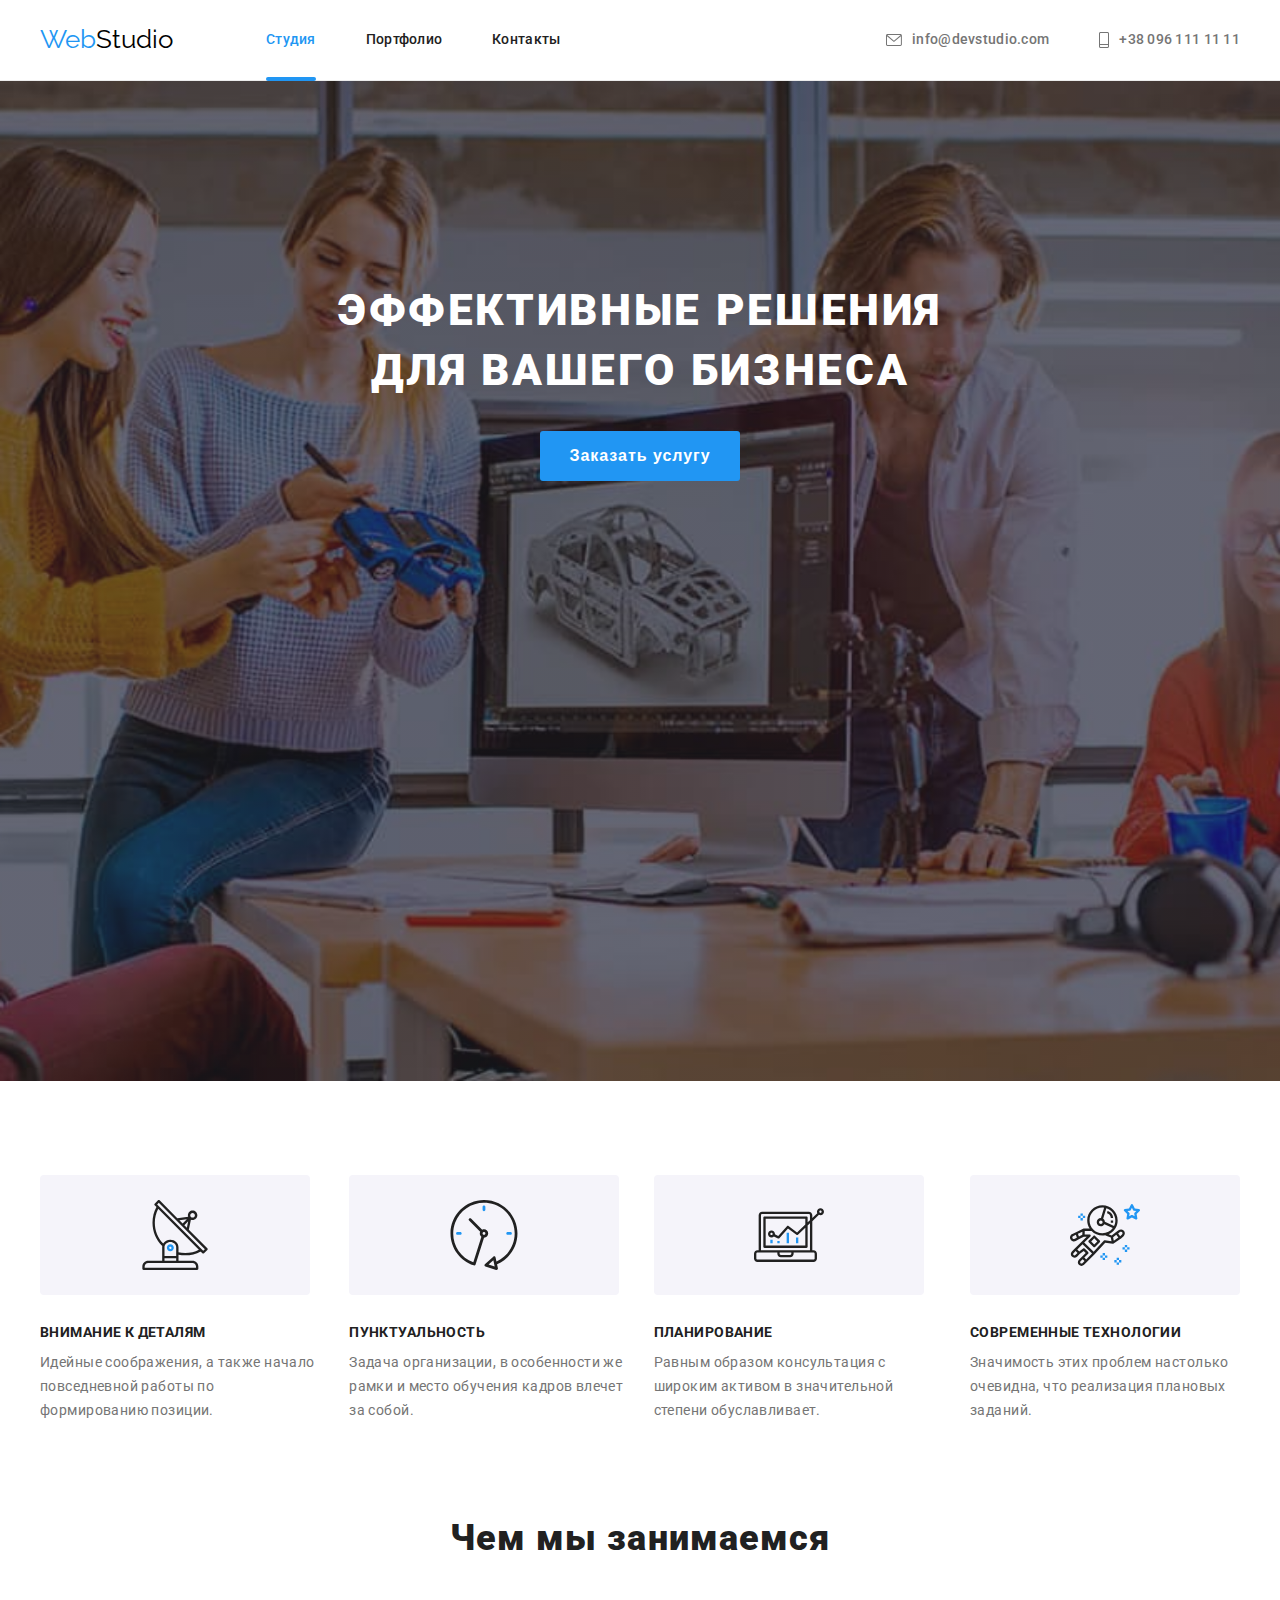
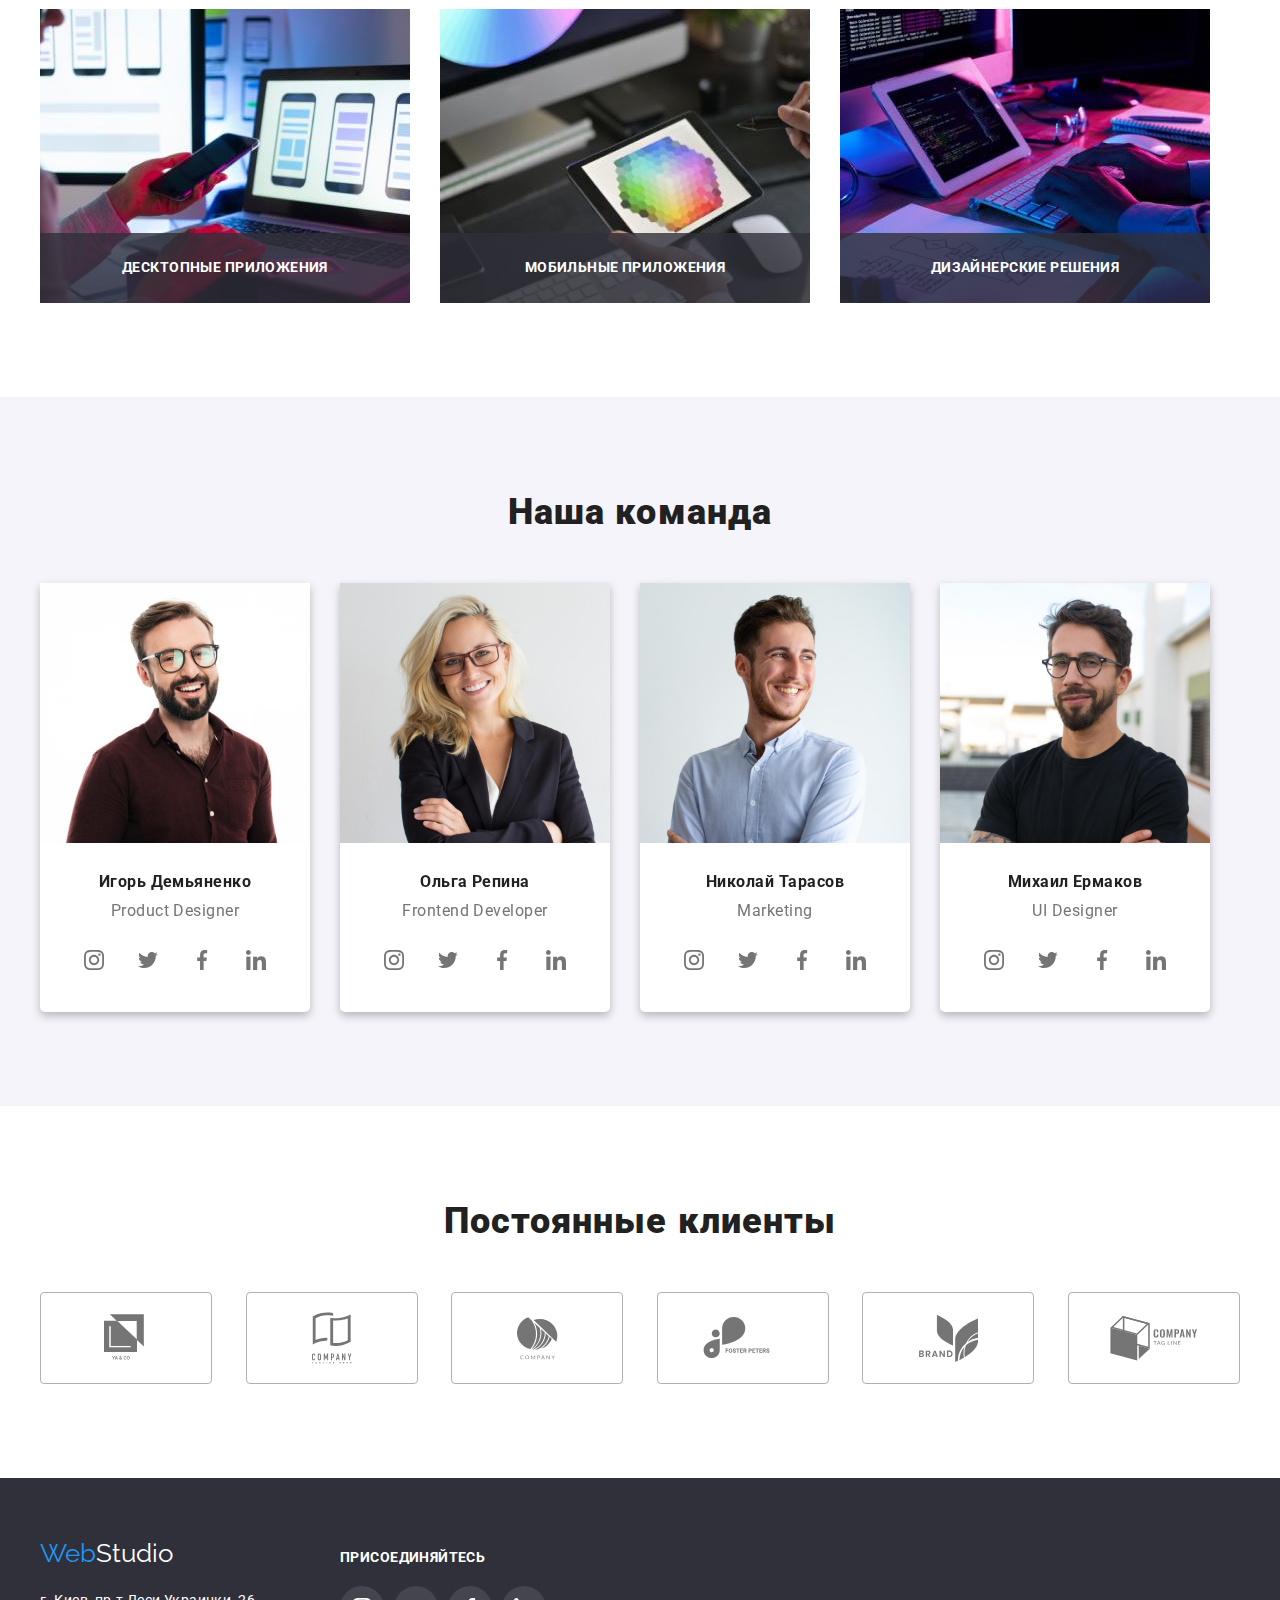
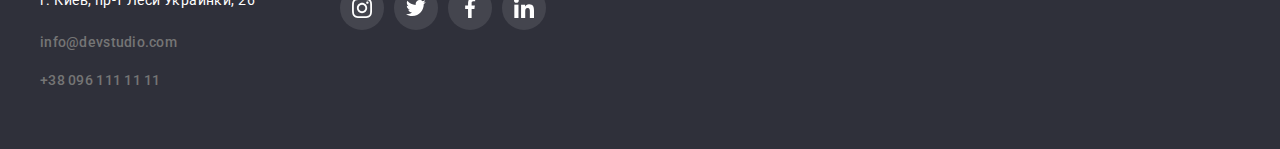
<file: index.html>
<!DOCTYPE html>
<html lang="ru">
  <head>
    <meta charset="UTF-8" />
    <meta name="viewport" content="width=device-width, initial-scale=1.0" />
    <title>home work 3</title>
    <link
      rel="stylesheet"
      href="https://cdnjs.cloudflare.com/ajax/libs/modern-normalize/1.0.0/modern-normalize.css"
      integrity="sha512-Zx6MlUMKSVJoQ+83OwhdILe8cSEsCzfqThJd7J/VA2UrK6Ctj85p+xzqfyuNXE5B1k25uUdmJ2OzItbBy9GHAQ=="
      crossorigin="anonymous"
    />
    <link
      rel="stylesheet"
      href="https://cdnjs.cloudflare.com/ajax/libs/animate.css/4.1.1/animate.min.css"
    />
    <link rel="preconnect" href="https://fonts.gstatic.com" />
    <link rel="preconnect" href="https://fonts.gstatic.com" />
    <link rel="preconnect" href="https://fonts.gstatic.com" />
    <link
      href="https://fonts.googleapis.com/css2?family=Raleway:wght@700&family=Roboto:wght@400;500;900&display=swap"
      rel="stylesheet"
    />

    <link rel="stylesheet" href="./css/style.css" />
  </head>
  <body>
    <!--шапка сайта-->
    <header class="header" id="button-close">
      <div class="container container-header">
        <nav class="navigation">
          <a class="name-company animate__animated" href="index.html"
            ><span class="text">Web</span>Studio</a
          >
          <ul class="site-nav">
            <li class="nav-list">
              <a class="link current active" href="#">Студия</a>
            </li>
            <li class="nav-list">
              <a class="link" href="portfolio.html"> Портфолио</a>
            </li>
            <li class="nav-list">
              <a class="link" href="#contact">Контакты</a>
            </li>
          </ul>
        </nav>
        <!--контакты-->
        <ul class="contact">
          <li class="list">
            <a class="link mail" href="mailto:info@devstudio.com">
              <svg class="mail-svg">
                <use href="./img/sprite/symbol-defs.svg#icon-mail"></use>
              </svg>
              info@devstudio.com
            </a>
          </li>
          <li class="list">
            <a class="link telephone" href="tel:+380961111111">
              <svg class="telephone-svg">
                <use href="./img/sprite/symbol-defs.svg#icon-telephone"></use>
              </svg>
              +38 096 111 11 11</a
            >
          </li>
        </ul>
      </div>
    </header>
    <!--уникальный контент-->
    <main>
      <section class="section-hero overlay">
        <div class="hero">
          <h1 class="main-heading">Эффективные решения для вашего бизнеса</h1>
          <button type="button" class="button-hero" data-modal-open>
            Заказать услугу
          </button>
        </div>
      </section>
      <!--особенности-->
      <section class="section-feature">
        <div class="container">
          <h2 class="visually-hidden">О нас</h2>
          <ul class="feature-list">
            <li class="item">
              <div class="feature-svg">
                <svg class="logo-svg">
                  <use href="./img/sprite/symbol-defs.svg#icon-antenna"></use>
                </svg>
              </div>
              <h3 class="title">Внимание к деталям</h3>
              <p class="text">
                Идейные соображения, а также начало повседневной работы по
                формированию позиции.
              </p>
            </li>
            <li class="item">
              <div class="feature-svg">
                <svg class="logo-svg">
                  <use href="./img/sprite/symbol-defs.svg#icon-clock"></use>
                </svg>
              </div>
              <h3 class="title">Пунктуальность</h3>
              <p class="text">
                Задача организации, в особенности же рамки и место обучения
                кадров влечет за собой.
              </p>
            </li>
            <li class="item">
              <div class="feature-svg">
                <svg class="logo-svg">
                  <use href="./img/sprite/symbol-defs.svg#icon-diagram"></use>
                </svg>
              </div>
              <h3 class="title">Планирование</h3>
              <p class="text">
                Равным образом консультация с широким активом в значительной
                степени обуславливает.
              </p>
            </li>
            <li class="item">
              <div class="feature-svg">
                <svg class="logo-svg">
                  <use href="./img/sprite/symbol-defs.svg#icon-astronaut"></use>
                </svg>
              </div>
              <h3 class="title">Современные технологии</h3>
              <p class="text">
                Значимость этих проблем настолько очевидна, что реализация
                плановых заданий.
              </p>
            </li>
          </ul>
        </div>
      </section>
      <!--Чем мы занимаемся-->
      <section class="occupation">
        <div class="container">
          <h2 class="section-title">Чем мы занимаемся</h2>

          <ul class="occupation-img">
            <li class="works">
              <div class="img-content">
                <img
                  class="img"
                  src="./img/occupation-img/ph1.jpg"
                  alt="занятие1"
                  width="370"
                  height="294"
                />
                <div class="work-content">
                  <p class="work-text">Десктопные приложения</p>
                </div>
              </div>
            </li>

            <li class="works">
              <div class="img-content">
                <img
                  class="img"
                  src="./img/occupation-img/ph2.jpg"
                  alt="занятие2"
                  width="370"
                  height="294"
                />
                <div class="work-content">
                  <p class="work-text">Мобильные приложения</p>
                </div>
              </div>
            </li>

            <li class="works">
              <div class="img-content">
                <img
                  class="img"
                  src="./img/occupation-img/ph3.jpg"
                  alt="занятие3"
                  width="370"
                  height="294"
                />
                <div class="work-content">
                  <p class="work-text">Дизайнерские решения</p>
                </div>
              </div>
            </li>
          </ul>
        </div>
      </section>
      <!--team-->
      <section class="section-team">
        <div class="container">
          <h2 class="section-title">Наша команда</h2>
          <ul class="team-list">
            <li class="item">
              <img
                src="./img/photo-team/img.jpg"
                alt="Игорь Демьяненко"
                width="270"
                height="260"
              />
              <h3 class="name">Игорь Демьяненко</h3>
              <p class="text">Product Designer</p>
              <ul class="social">
                <li class="social-item">
                  <a
                    href="https://www.instagram.com/"
                    target="_blank"
                    rel="noopener noreferrer"
                    class="social-link"
                    ><svg class="social-svg instagram">
                      <use
                        href="./img/sprite/symbol-defs.svg#icon-instagram"
                      ></use>
                    </svg>
                  </a>
                </li>
                <li class="social-item">
                  <a
                    href="https://twitter.com/"
                    target="_blank"
                    rel="noopener noreferrer"
                    class="social-link"
                    ><svg class="social-svg twitter">
                      <use
                        href="./img/sprite/symbol-defs.svg#icon-twitter"
                      ></use>
                    </svg>
                  </a>
                </li>
                <li class="social-item">
                  <a
                    href="https://www.facebook.com/"
                    target="_blank"
                    rel="noopener noreferrer"
                    class="social-link"
                    ><svg class="social-svg facebook">
                      <use
                        href="./img/sprite/symbol-defs.svg#icon-facebook"
                      ></use>
                    </svg>
                  </a>
                </li>
                <li class="social-item">
                  <a
                    href="https://www.linkedin.com/"
                    target="_blank"
                    rel="noopener noreferrer"
                    class="social-link"
                    ><svg class="social-svg linkedin">
                      <use
                        href="./img/sprite/symbol-defs.svg#icon-linkedin"
                      ></use>
                    </svg>
                  </a>
                </li>
              </ul>
            </li>
            <li class="item">
              <img
                src="./img/photo-team/img(1).jpg"
                alt="Ольга Репина"
                width="270"
                height="260"
              />
              <h3 class="name">Ольга Репина</h3>
              <p class="text">Frontend Developer</p>
              <ul class="social">
                <li class="social-item">
                  <a
                    href="https://www.instagram.com/"
                    target="_blank"
                    rel="noopener noreferrer"
                    class="social-link"
                    ><svg class="social-svg instagram">
                      <use
                        href="./img/sprite/symbol-defs.svg#icon-instagram"
                      ></use>
                    </svg>
                  </a>
                </li>
                <li class="social-item">
                  <a
                    href="https://twitter.com/"
                    target="_blank"
                    rel="noopener noreferrer"
                    class="social-link"
                    ><svg class="social-svg twitter">
                      <use
                        href="./img/sprite/symbol-defs.svg#icon-twitter"
                      ></use>
                    </svg>
                  </a>
                </li>
                <li class="social-item">
                  <a
                    href="https://www.facebook.com/"
                    target="_blank"
                    rel="noopener noreferrer"
                    class="social-link"
                    ><svg class="social-svg facebook">
                      <use
                        href="./img/sprite/symbol-defs.svg#icon-facebook"
                      ></use>
                    </svg>
                  </a>
                </li>
                <li class="social-item">
                  <a
                    href="https://www.linkedin.com/"
                    target="_blank"
                    rel="noopener noreferrer"
                    class="social-link"
                    ><svg class="social-svg linkedin">
                      <use
                        href="./img/sprite/symbol-defs.svg#icon-linkedin"
                      ></use>
                    </svg>
                  </a>
                </li>
              </ul>
            </li>
            <li class="item">
              <img
                src="./img/photo-team/img(2).jpg"
                alt="Николай Тарасов"
                width="270"
                height="260"
              />
              <h3 class="name">Николай Тарасов</h3>
              <p class="text">Marketing</p>
              <ul class="social">
                <li class="social-item">
                  <a
                    href="https://www.instagram.com/"
                    target="_blank"
                    rel="noopener noreferrer"
                    class="social-link"
                    ><svg class="social-svg instagram">
                      <use
                        href="./img/sprite/symbol-defs.svg#icon-instagram"
                      ></use>
                    </svg>
                  </a>
                </li>
                <li class="social-item">
                  <a
                    href="https://twitter.com/"
                    target="_blank"
                    rel="noopener noreferrer"
                    class="social-link"
                    ><svg class="social-svg twitter">
                      <use
                        href="./img/sprite/symbol-defs.svg#icon-twitter"
                      ></use>
                    </svg>
                  </a>
                </li>
                <li class="social-item">
                  <a
                    href="https://www.facebook.com/"
                    target="_blank"
                    rel="noopener noreferrer"
                    class="social-link"
                    ><svg class="social-svg facebook">
                      <use
                        href="./img/sprite/symbol-defs.svg#icon-facebook"
                      ></use>
                    </svg>
                  </a>
                </li>
                <li class="social-item">
                  <a
                    href="https://www.linkedin.com/"
                    target="_blank"
                    rel="noopener noreferrer"
                    class="social-link"
                    ><svg class="social-svg linkedin">
                      <use
                        href="./img/sprite/symbol-defs.svg#icon-linkedin"
                      ></use>
                    </svg>
                  </a>
                </li>
              </ul>
            </li>
            <li class="item">
              <img
                src="./img/photo-team/img(3).jpg"
                alt="Михаил Ермаков"
                width="270"
                height="260"
              />
              <h3 class="name">Михаил Ермаков</h3>
              <p class="text">UI Designer</p>
              <ul class="social">
                <li class="social-item">
                  <a
                    href="https://www.instagram.com/"
                    target="_blank"
                    rel="noopener noreferrer"
                    class="social-link"
                    ><svg class="social-svg instagram">
                      <use
                        href="./img/sprite/symbol-defs.svg#icon-instagram"
                      ></use>
                    </svg>
                  </a>
                </li>
                <li class="social-item">
                  <a
                    href="https://twitter.com/"
                    target="_blank"
                    rel="noopener noreferrer"
                    class="social-link"
                    ><svg class="social-svg twitter">
                      <use
                        href="./img/sprite/symbol-defs.svg#icon-twitter"
                      ></use>
                    </svg>
                  </a>
                </li>
                <li class="social-item">
                  <a
                    href="https://www.facebook.com/"
                    target="_blank"
                    rel="noopener noreferrer"
                    class="social-link"
                    ><svg class="social-svg facebook">
                      <use
                        href="./img/sprite/symbol-defs.svg#icon-facebook"
                      ></use>
                    </svg>
                  </a>
                </li>
                <li class="social-item">
                  <a
                    href="https://www.linkedin.com/"
                    target="_blank"
                    rel="noopener noreferrer"
                    class="social-link"
                    ><svg class="social-svg linkedin">
                      <use
                        href="./img/sprite/symbol-defs.svg#icon-linkedin"
                      ></use>
                    </svg>
                  </a>
                </li>
              </ul>
            </li>
          </ul>
        </div>
      </section>
      <section class="customers container">
        <h2 class="section-title">Постоянные клиенты</h2>
        <ul class="customers-list">
          <li class="item-company">
            <a class="company-link" href="" aria-label="компания1"
              ><svg class="company-svg company1">
                <use href="./img/sprite/symbol-defs.svg#icon-company1"></use>
              </svg>
            </a>
          </li>
          <li class="item-company">
            <a class="company-link" href="" aria-label="компания2"
              ><svg class="company-svg company2">
                <use href="./img/sprite/symbol-defs.svg#icon-company2"></use>
              </svg>
            </a>
          </li>
          <li class="item-company">
            <a class="company-link" href="" aria-label="компания3"
              ><svg class="company-svg company3">
                <use href="./img/sprite/symbol-defs.svg#icon-company3"></use>
              </svg>
            </a>
          </li>
          <li class="item-company">
            <a class="company-link" href="" aria-label="компания4"
              ><svg class="company-svg company4">
                <use href="./img/sprite/symbol-defs.svg#icon-company4"></use>
              </svg>
            </a>
          </li>
          <li class="item-company">
            <a class="company-link" href="" aria-label="компания5"
              ><svg class="company-svg company5">
                <use href="./img/sprite/symbol-defs.svg#icon-company5"></use>
              </svg>
            </a>
          </li>
          <li class="item-company">
            <a class="company-link" href="" aria-label="компания6"
              ><svg class="company-svg company6">
                <use href="./img/sprite/symbol-defs.svg#icon-company6"></use>
              </svg>
            </a>
          </li>
        </ul>
      </section>
    </main>
    <!--подвал сайта-->
    <footer class="footer" id="contact">
      <div class="flex container">
        <div>
          <a class="name-company" href="/index.html"
            ><span class="text">Web</span
            ><span class="footer-text">Studio</span>
          </a>

          <address>
            <ul class="contact-footer">
              <li class="list map">
                <a
                  class="link-map"
                  href="https://goo.gl/maps/zqndeF2HuT1xkgPQA"
                  target="_blank"
                  rel="noopener noreferrer"
                >
                  г. Киев, пр-т Леси Украинки, 26</a
                >
              </li>
              <li class="list">
                <a class="link" href="mailto:info@devstudio.com"
                  >info@devstudio.com</a
                >
              </li>
              <li class="list">
                <a class="link" href="tel:+380961111111">+38 096 111 11 11</a>
              </li>
            </ul>
          </address>
        </div>
        <!-- соц сети подвал -->
        <div class="social-footer">
          <ul>
            <li><h2 class="social-title">присоединяйтесь</h2></li>
            <li class="social-item-footer">
              <ul class="footer-list">
                <li class="social-item">
                  <a
                    href="https://www.instagram.com/"
                    target="_blank"
                    rel="noopener noreferrer"
                    class="social-link"
                    ><svg class="social-svg instagram">
                      <use
                        href="./img/sprite/symbol-defs.svg#icon-instagram"
                      ></use>
                    </svg>
                  </a>
                </li>
                <li class="social-item">
                  <a
                    href="https://twitter.com/"
                    target="_blank"
                    rel="noopener noreferrer"
                    class="social-link"
                    ><svg class="social-svg twitter">
                      <use
                        href="./img/sprite/symbol-defs.svg#icon-twitter"
                      ></use>
                    </svg>
                  </a>
                </li>
                <li class="social-item">
                  <a
                    href="https://www.facebook.com/"
                    target="_blank"
                    rel="noopener noreferrer"
                    class="social-link"
                    ><svg class="social-svg facebook">
                      <use
                        href="./img/sprite/symbol-defs.svg#icon-facebook"
                      ></use>
                    </svg>
                  </a>
                </li>
                <li class="social-item">
                  <a
                    href="https://www.linkedin.com/"
                    target="_blank"
                    rel="noopener noreferrer"
                    class="social-link"
                    ><svg class="social-svg linkedin">
                      <use
                        href="./img/sprite/symbol-defs.svg#icon-linkedin"
                      ></use>
                    </svg>
                  </a>
                </li>
              </ul>
            </li>
          </ul>
        </div>
      </div>
    </footer>
    <!-- modal -->
    <div class="backdrop is-hidden" data-modal>
      <div class="modal">
        <button
          class="close-link"
          type="button"
          href="#button-close"
          data-modal-close
        >
          <svg class="icon-close" width="18" height="18">
            <use href="./img/sprite/symbol-defs.svg#icon-close-black"></use>
          </svg>
        </button>
        <b class="data-title">Оставьте свои данные, мы вам перезвоним</b>
        <form>
          <label for="name">Имя</label>
          <input type="text" name="name" id="name" />

          <label for="tel">Телефон</label>
          <input type="tel" name="tel" id="tel" />

          <label for="mail">Почта</label>
          <input type="email" name="mail" id="mail" />

          <button class="button-hero send-modal" type="submit">
            Отправить
          </button>
        </form>
      </div>
    </div>

    <script src="./js/modal.js"></script>
  </body>
</html>
</file>
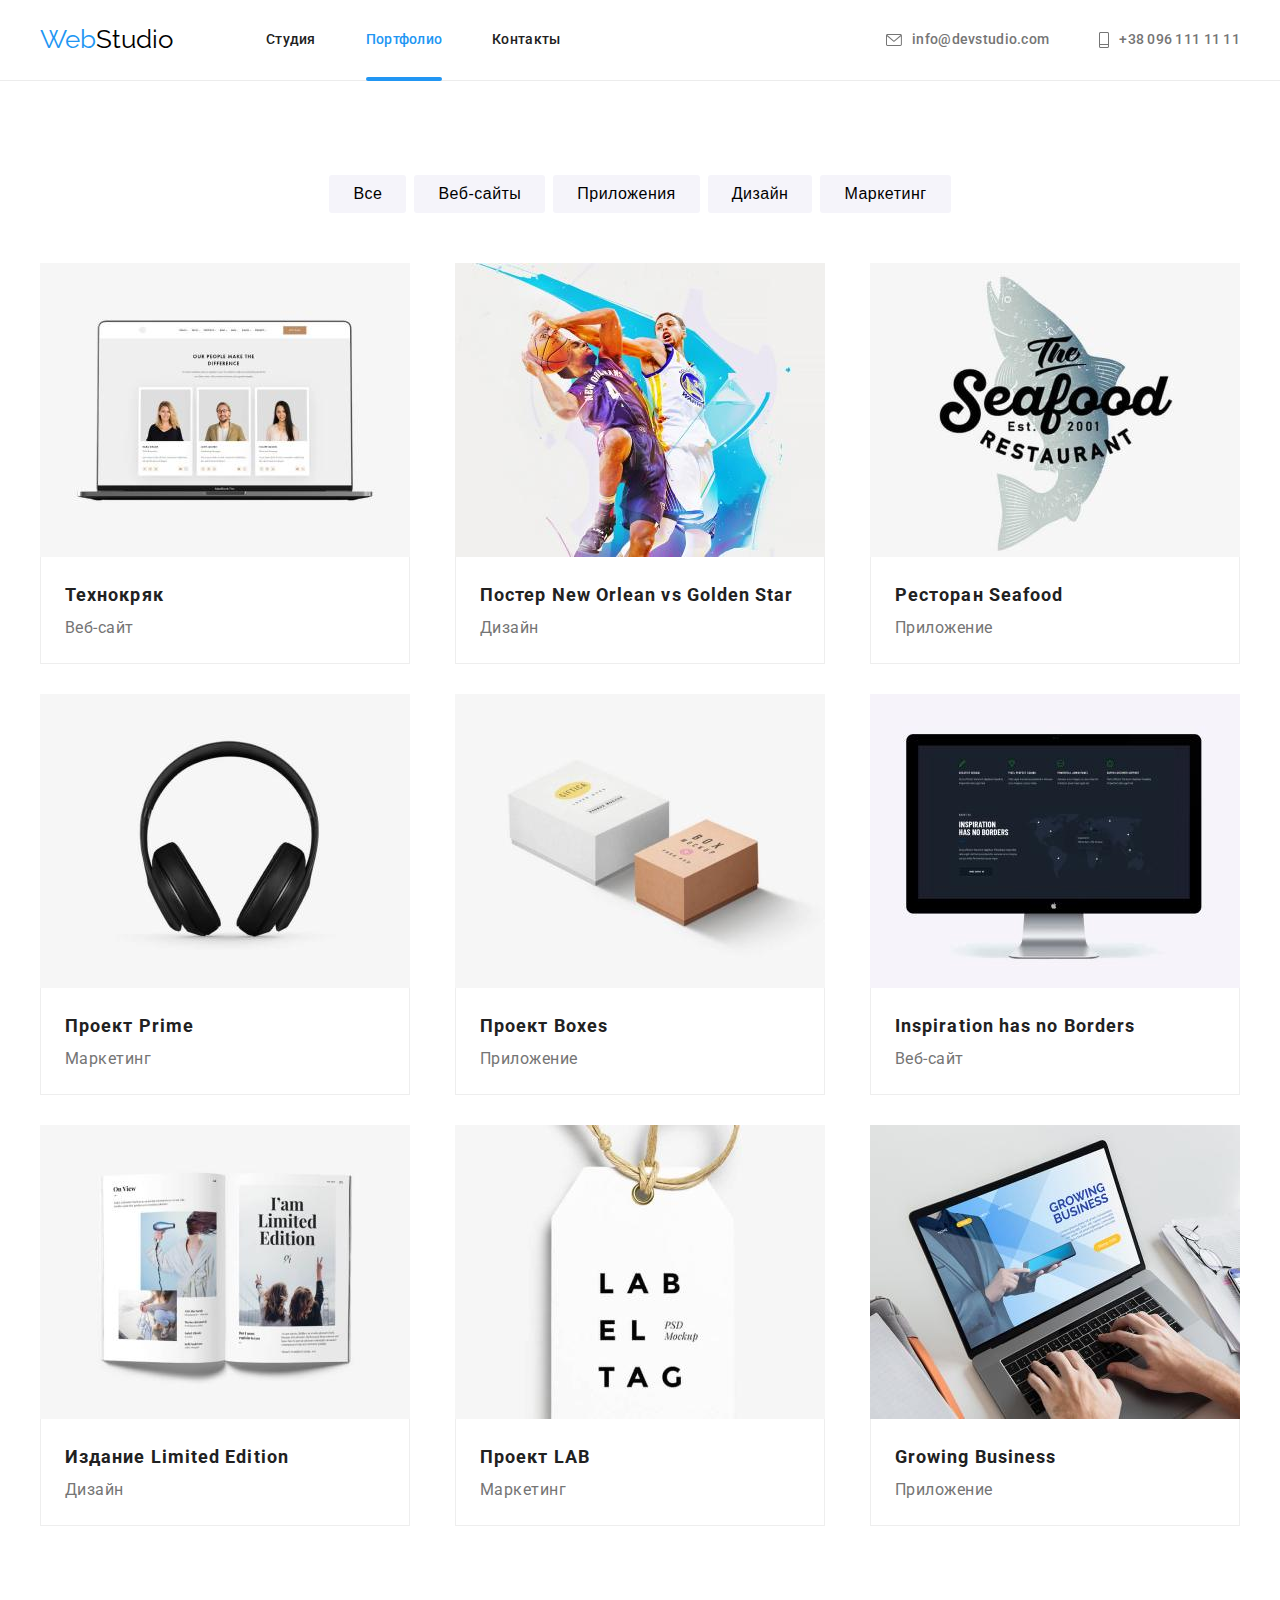
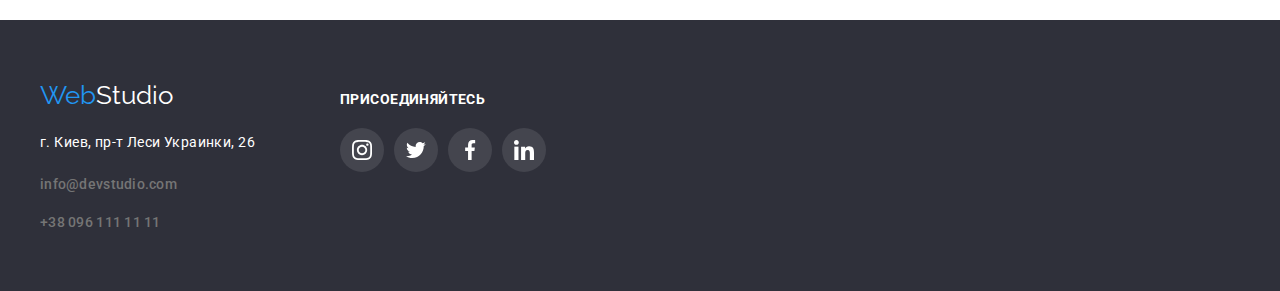
<file: portfolio.html>
<!DOCTYPE html>
<html lang="ru">
  <head>
    <meta charset="UTF-8" />
    <meta name="viewport" content="width=device-width, initial-scale=1.0" />
    <title>home work 3</title>
    <link
      rel="stylesheet"
      href="https://cdnjs.cloudflare.com/ajax/libs/modern-normalize/1.0.0/modern-normalize.css"
      integrity="sha512-Zx6MlUMKSVJoQ+83OwhdILe8cSEsCzfqThJd7J/VA2UrK6Ctj85p+xzqfyuNXE5B1k25uUdmJ2OzItbBy9GHAQ=="
      crossorigin="anonymous"
    />
    <link
      rel="stylesheet"
      href="https://cdnjs.cloudflare.com/ajax/libs/animate.css/4.1.1/animate.min.css"
    />

    <link rel="preconnect" href="https://fonts.gstatic.com" />
    <link rel="preconnect" href="https://fonts.gstatic.com" />
    <link rel="preconnect" href="https://fonts.gstatic.com" />
    <link
      href="https://fonts.googleapis.com/css2?family=Raleway:wght@700&family=Roboto:wght@400;500;900&display=swap"
      rel="stylesheet"
    />
    <link rel="stylesheet" href="./css/style.css" />
  </head>

  <body>
    <!--шапка сайта-->
    <header class="header">
      <div class="container container-header">
        <nav class="navigation">
          <a class="name-company animate__animated" href="index.html"
            ><span class="text">Web</span>Studio</a
          >
          <ul class="site-nav">
            <li class="nav-list">
              <a class="link" href="index.html">Студия</a>
            </li>
            <li class="nav-list">
              <a class="link current active" href="#"> Портфолио</a>
            </li>
            <li class="nav-list">
              <a class="link" href="#contact">Контакты</a>
            </li>
          </ul>
        </nav>
        <!--контакты-->
        <ul class="contact">
          <li class="list">
            <a class="link mail" href="mailto:info@devstudio.com">
              <svg class="mail-svg">
                <use href="./img/sprite/symbol-defs.svg#icon-mail"></use>
              </svg>
              info@devstudio.com
            </a>
          </li>
          <li class="list">
            <a class="link telephone" href="tel:+380961111111">
              <svg class="telephone-svg">
                <use href="./img/sprite/symbol-defs.svg#icon-telephone"></use>
              </svg>
              +38 096 111 11 11</a
            >
          </li>
        </ul>
      </div>
    </header>
    <!--уникальный контент-->
    <main>
      <section class="project">
        <div class="container">
          <h1 class="visually-hidden">Портфолио</h1>
          <!--button filter-->
          <div class="portfolio-btn">
            <ul class="button">
              <li class="button-item">
                <button type="button" class="filter">Все</button>
              </li>
              <li class="button-item">
                <button type="button" class="filter">Веб-сайты</button>
              </li>
              <li class="button-item">
                <button type="button" class="filter">Приложения</button>
              </li>
              <li class="button-item">
                <button type="button" class="filter">Дизайн</button>
              </li>
              <li class="button-item">
                <button type="button" class="filter">Маркетинг</button>
              </li>
            </ul>
          </div>

          <!--портфолио-->
          <ul class="project-list">
            <li class="item">
              <a class="link" href="">
                <div class="project-container">
                  <img
                    class="project-img"
                    src="./img/portfolio-img/img.jpg"
                    alt="ноутбук с откритым сайтом"
                    width="370"
                    height="294"
                  />

                  <div class="text-container">
                    <p class="project-text">
                      Технокряк это современная площадка распространения
                      коронавируса. Компании используют эту платформу для
                      цифрового шпионажа и атак на защищённые сервера
                      конкурентов.
                    </p>
                  </div>
                </div>

                <div class="project-content">
                  <h2 class="title">Технокряк</h2>
                  <p class="subtitle">Веб-сайт</p>
                </div>
              </a>
            </li>

            <li class="item">
              <a class="link" href="">
                <div class="project-container">
                  <img
                    class="project-img"
                    src="./img/portfolio-img/img-1.jpg"
                    alt="постер с баскетболистами"
                    width="370"
                    height="294"
                  />
                  <div class="text-container">
                    <p class="project-text">
                      Технокряк это современная площадка распространения
                      коронавируса. Компании используют эту платформу для
                      цифрового шпионажа и атак на защищённые сервера
                      конкурентов.
                    </p>
                  </div>
                </div>
                <div class="project-content">
                  <h2 class="title">Постер New Orlean vs Golden Star</h2>
                  <p class="subtitle">Дизайн</p>
                </div>
              </a>
            </li>

            <li class="item">
              <a class="link" href="">
                <div class="project-container">
                  <img
                    class="project-img"
                    src="./img/portfolio-img/img-2.jpg"
                    alt="логотип ресторана с рыбой и названием"
                    width="370"
                    height="294"
                  />
                  <div class="text-container">
                    <p class="project-text">
                      Технокряк это современная площадка распространения
                      коронавируса. Компании используют эту платформу для
                      цифрового шпионажа и атак на защищённые сервера
                      конкурентов.
                    </p>
                  </div>
                </div>
                <div class="project-content">
                  <h2 class="title">Ресторан Seafood</h2>
                  <p class="subtitle">Приложение</p>
                </div>
              </a>
            </li>

            <li class="item">
              <a class="link" href="">
                <div class="project-container">
                  <img
                    class="project-img"
                    src="./img/portfolio-img/img-3.jpg"
                    alt="наушники полноразмерные"
                    width="370"
                    height="294"
                  />
                  <div class="text-container">
                    <p class="project-text">
                      Технокряк это современная площадка распространения
                      коронавируса. Компании используют эту платформу для
                      цифрового шпионажа и атак на защищённые сервера
                      конкурентов.
                    </p>
                  </div>
                </div>
                <div class="project-content">
                  <h2 class="title">Проект Prime</h2>
                  <p class="subtitle">Маркетинг</p>
                </div>
              </a>
            </li>

            <li class="item">
              <a class="link" href="">
                <div class="project-container">
                  <img
                    class="project-img"
                    src="./img/portfolio-img/img-4.jpg"
                    alt="две коробки маленькая и чуть больше"
                    width="370"
                    height="294"
                  />
                  <div class="text-container">
                    <p class="project-text">
                      Технокряк это современная площадка распространения
                      коронавируса. Компании используют эту платформу для
                      цифрового шпионажа и атак на защищённые сервера
                      конкурентов.
                    </p>
                  </div>
                </div>
                <div class="project-content">
                  <h2 class="title">Проект Boxes</h2>
                  <p class="subtitle">Приложение</p>
                </div>
              </a>
            </li>

            <li class="item">
              <a class="link" href="">
                <div class="project-container">
                  <img
                    class="project-img"
                    src="./img/portfolio-img/img-5.jpg"
                    alt="монитор пк с откритым сайтом"
                    width="370"
                    height="294"
                  />
                  <div class="text-container">
                    <p class="project-text">
                      Технокряк это современная площадка распространения
                      коронавируса. Компании используют эту платформу для
                      цифрового шпионажа и атак на защищённые сервера
                      конкурентов.
                    </p>
                  </div>
                </div>
                <div class="project-content">
                  <h2 class="title">Inspiration has no Borders</h2>
                  <p class="subtitle">Веб-сайт</p>
                </div>
              </a>
            </li>

            <li class="item">
              <a class="link" href="">
                <div class="project-container">
                  <img
                    class="project-img"
                    src="./img/portfolio-img/img-6.jpg"
                    alt="книга открытая на страничке с рисунками"
                    width="370"
                    height="294"
                  />
                  <div class="text-container">
                    <p class="project-text">
                      Технокряк это современная площадка распространения
                      коронавируса. Компании используют эту платформу для
                      цифрового шпионажа и атак на защищённые сервера
                      конкурентов.
                    </p>
                  </div>
                </div>
                <div class="project-content">
                  <h2 class="title">Издание Limited Edition</h2>
                  <p class="subtitle">Дизайн</p>
                </div>
              </a>
            </li>

            <li class="item">
              <a class="link" href="">
                <div class="project-container">
                  <img
                    class="project-img"
                    src="./img/portfolio-img/img-7.jpg"
                    alt="лейбел с надписью "
                    width="370"
                    height="294"
                  />
                  <div class="text-container">
                    <p class="project-text">
                      Технокряк это современная площадка распространения
                      коронавируса. Компании используют эту платформу для
                      цифрового шпионажа и атак на защищённые сервера
                      конкурентов.
                    </p>
                  </div>
                </div>
                <div class="project-content">
                  <h2 class="title">Проект LAB</h2>
                  <p class="subtitle">Маркетинг</p>
                </div>
              </a>
            </li>

            <li class="item">
              <a class="link" href="">
                <div class="project-container">
                  <img
                    class="project-img"
                    src="./img/portfolio-img/img-8.jpg"
                    alt="человек печатает на ноутбуке"
                    width="370"
                    height="294"
                  />
                  <div class="text-container">
                    <p class="project-text">
                      Технокряк это современная площадка распространения
                      коронавируса. Компании используют эту платформу для
                      цифрового шпионажа и атак на защищённые сервера
                      конкурентов.
                    </p>
                  </div>
                </div>
                <div class="project-content">
                  <h2 class="title">Growing Business</h2>
                  <p class="subtitle">Приложение</p>
                </div>
              </a>
            </li>
          </ul>
        </div>
        <!--container-->
      </section>
    </main>
    <!--подвал сайта-->
    <footer class="footer" id="contact">
      <div class="flex container">
        <div>
          <a class="name-company" href="/index.html"
            ><span class="text">Web</span
            ><span class="footer-text">Studio</span>
          </a>

          <address>
            <ul class="contact-footer">
              <li class="list map">
                <a
                  class="link-map"
                  href="https://goo.gl/maps/zqndeF2HuT1xkgPQA"
                  target="_blank"
                  rel="noopener noreferrer"
                >
                  г. Киев, пр-т Леси Украинки, 26</a
                >
              </li>
              <li class="list">
                <a class="link" href="mailto:info@devstudio.com"
                  >info@devstudio.com</a
                >
              </li>
              <li class="list">
                <a class="link" href="tel:+380961111111">+38 096 111 11 11</a>
              </li>
            </ul>
          </address>
        </div>
        <!-- соц сети подвал -->
        <div class="social-footer">
          <ul>
            <li><h2 class="social-title">присоединяйтесь</h2></li>
            <li class="social-item-footer">
              <ul class="footer-list">
                <li class="social-item">
                  <a
                    href="https://www.instagram.com/"
                    target="_blank"
                    rel="noopener noreferrer"
                    class="social-link"
                    ><svg class="social-svg instagram">
                      <use
                        href="./img/sprite/symbol-defs.svg#icon-instagram"
                      ></use>
                    </svg>
                  </a>
                </li>
                <li class="social-item">
                  <a
                    href="https://twitter.com/"
                    target="_blank"
                    rel="noopener noreferrer"
                    class="social-link"
                    ><svg class="social-svg twitter">
                      <use
                        href="./img/sprite/symbol-defs.svg#icon-twitter"
                      ></use>
                    </svg>
                  </a>
                </li>
                <li class="social-item">
                  <a
                    href="https://www.facebook.com/"
                    target="_blank"
                    rel="noopener noreferrer"
                    class="social-link"
                    ><svg class="social-svg facebook">
                      <use
                        href="./img/sprite/symbol-defs.svg#icon-facebook"
                      ></use>
                    </svg>
                  </a>
                </li>
                <li class="social-item">
                  <a
                    href="https://www.linkedin.com/"
                    target="_blank"
                    rel="noopener noreferrer"
                    class="social-link"
                    ><svg class="social-svg linkedin">
                      <use
                        href="./img/sprite/symbol-defs.svg#icon-linkedin"
                      ></use>
                    </svg>
                  </a>
                </li>
              </ul>
            </li>
          </ul>
        </div>
      </div>
    </footer>
  </body>
</html>
</file>
<file: css/style.css>
:root {
  --bg-main-page-color: #ffffff;
  --desc-text-color: #757575;
  --bg-button-color: #2196f3;
  --button-color: #ffffff;
  --nav-color: #212121;
  --bg-button-filter: #f5f4fa;
  --project-title-color: #212121;
  --bg-btn-hover: #188ce8;
  --name-color: #000000;
  --bg-footer: #2f303a;
  --color-contact-footer: #ffffff;
  --bg-section-team: #f5f4fa;
  --bg-social-footer: rgba(255, 255, 255, 0.1);
  --bg-work-content: rgba(47, 48, 58, 0.8);
  --bg-backdrop: rgba(0, 0, 0, 0.2);
  --bg-poject-hover: rgba(33, 150, 243, 0.9);
}
/* ======глобальнвй сброс======= */
h1,
h2,
h3,
p,
ul {
  margin: 0;
}

ul {
  list-style: none;
  padding: 0;
}
img {
  display: block;
}
.visually-hidden {
  position: absolute !important;
  clip: rect(1px 1px 1px 1px); /* IE6, IE7 */
  clip: rect(1px, 1px, 1px, 1px);
  padding: 0 !important;
  border: 0 !important;
  height: 1px !important;
  width: 1px !important;
  overflow: hidden;
}

/* ======conainer====== */
.container {
  width: 1200px;
  margin-left: auto;
  margin-right: auto;
  padding-left: 15px;
  padding-right: 15px;
}
/* ======conainer-header====== */
.container-header {
  display: flex;
  align-items: center;
  justify-content: space-between;
}
.header {
  border-bottom: 1px solid #ececec;
}
/* вся страница */
body {
  margin: 0 auto;

  background-color: var(--bg-main-page-color);
  color: var(--nav-color);
  font-family: Roboto, sans-serif;
}

/* название компании */
.name-company .text {
  color: var(--bg-button-color);
  font-family: Raleway;
}
.name-company {
  padding: 24px 0px 25px;

  color: var(--name-color);
  font-family: Raleway;

  font-size: 26px;
  line-height: 1.2;
  text-decoration: none;
}
.navigation:hover .name-company {
  animation-name: bounceIn;
  animation-duration: 2000ms;
  animation-timing-function: linear;
}
/* навигация в шапке */
.site-nav {
  display: flex;
  margin-left: 93px;
}

.site-nav .link {
  display: block;
  padding-top: 32px;
  padding-bottom: 32px;

  color: var(--nav-color);
  font-weight: 500;
  font-size: 14px;
  line-height: 1.14;
  letter-spacing: 0.02em;
  text-decoration: none;

  transition: color 250ms cubic-bezier(0.4, 0, 0.2, 1);
}
.nav-list + .nav-list {
  margin-left: 50px;
}

.site-nav :hover,
.site-nav :focus {
  color: var(--bg-button-color);

  transform: scaleX(1);
}
.site-nav .current {
  color: var(--bg-button-color);
}

.site-nav .link :active {
  color: var(--bg-button-color);
}
.navigation {
  display: flex;
  align-items: center;
}
.site-nav .nav-list {
  position: relative;
}
.site-nav .active:after {
  position: absolute;
  content: "";
  display: block;
  left: 0px;
  bottom: -1px;

  width: 100%;
  height: 4px;

  background-color: var(--bg-button-color);
  border-radius: 2px;
}
/* ======contact====== */
.mail-svg {
  width: 16px;
  height: 12px;
  margin-right: 10px;

  fill: currentColor;
}

.telephone-svg {
  width: 10px;
  height: 16px;
  margin-right: 10px;

  fill: currentColor;
}
.contact {
  display: flex;
  justify-content: center;
  margin: 0px;
}
.contact .list + .list {
  margin-left: 50px;
}
.contact .link {
  display: flex;
  align-items: center;
  justify-content: space-between;

  color: var(--desc-text-color);
  text-decoration: none;
  font-style: normal;
  font-weight: 500;
  font-size: 14px;
  line-height: 1.14;
  letter-spacing: 0.02em;

  transition: color 250ms cubic-bezier(0.4, 0, 0.2, 1);
}

.contact :hover .mail,
.contact :focus .mail {
  color: var(--bg-button-color);
}
.contact :hover .telephone,
.contact :focus .telephone {
  color: var(--bg-button-color);
}
/* =======section hero======= */
.section-hero {
  padding-top: 200px;
  padding-bottom: 200px;
  margin-left: auto;
  margin-right: auto;

  background-color: var(--bg-footer);
}
.overlay {
  max-width: 1600px;
  height: 600px;
  margin-left: auto;
  margin-right: auto;
  background-image: linear-gradient(
      rgba(47, 48, 58, 0.4),
      rgba(47, 48, 58, 0.4)
    ),
    url(../img/overlay-img/occupation.img.jpg);
  background-repeat: no-repeat;
  background-size: cover;
  background-position: center;
}
/* заголовок в hero */
.section-hero .main-heading {
  display: block;
  width: 696px;
  height: 120px;
  margin-left: auto;
  margin-right: auto;

  color: var(--bg-main-page-color);
  font-weight: 900;
  font-size: 44px;
  line-height: 1.36;
  letter-spacing: 0.06em;

  text-align: center;
  text-transform: uppercase;
}

/* кнопка в секции hero */
.hero .button-hero {
  margin-left: auto;
  margin-right: auto;
}
.button-hero {
  display: flex;
  align-items: center;
  justify-content: center;
  margin-top: 30px;
  padding-top: 10px;
  padding-bottom: 10px;

  min-width: 200px;
  height: 50px;

  border-radius: 3px;
  border-color: transparent;
  color: var(--button-color);
  background-color: var(--bg-button-color);
  font-style: normal;
  font-weight: 700;
  font-size: 16px;
  line-height: 1.8;
  letter-spacing: 0.06em;

  cursor: pointer;

  transition: background-color 250ms cubic-bezier(0.4, 0, 0.2, 1),
    color 250ms cubic-bezier(0.4, 0, 0.2, 1);
}
.button-hero:hover,
.button-hero:focus {
  background-color: var(--bg-btn-hover);
}

/*====== feature ====== */
.section-feature {
  padding-top: 94px;
  padding-bottom: 47px;
}
.feature-list {
  display: flex;
}
.feature-list .text {
  color: var(--desc-text-color);
}
.feature-list .item {
  flex-basis: calc((100%-90px) / 4);
  margin-right: 30px;
}
.feature-list :nth-child(4n) {
  margin-right: 0px;
}
/* ====== logo-featyre ======  */
.feature-svg {
  margin-bottom: 30px;
  display: flex;
  align-items: center;
  justify-content: center;

  height: 120px;
  width: 270px;
  border-radius: 4px;
  background-color: var(--bg-button-filter);
}
.logo-svg {
  width: 70px;
  height: 70px;
}

/* подзаголовки секции "о нас" */
.feature-list .title {
  margin-bottom: 10px;

  font-weight: 700;
  font-size: 14px;
  line-height: 1.14;
  letter-spacing: 0.03em;
  text-transform: uppercase;
}

/* текст в секции "о нас" */
.feature-list .text {
  font-weight: 400;
  font-size: 14px;
  line-height: 1.71;
  letter-spacing: 0.03em;
}

/* ======== occupation ======== */
.occupation {
  padding-top: 47px;
  padding-bottom: 94px;
}
.section-title {
  margin-bottom: 50px;

  font-weight: 900;
  font-size: 36px;
  line-height: 1.17;
  text-align: center;
  letter-spacing: 0.03em;
}
.occupation-img {
  display: flex;
}
.occupation-img .img {
  flex-basis: calc((100%-60px) / 3);
  margin-right: 30px;
}
.occupation-img .img:nth-child(3n) {
  margin-right: 0px;
}
/* ===== label img occupation ===== */

.img-content {
  position: relative;
}
.work-content {
  position: absolute;
  left: 0;
  bottom: 0;

  width: 370px;
  height: 70px;

  background-color: var(--bg-work-content);
}

.work-text {
  margin-top: 27px;

  font-style: normal;
  font-weight: 700;
  font-size: 14px;
  line-height: 1.14;
  text-align: center;
  letter-spacing: 0.03em;
  text-transform: uppercase;

  color: var(--bg-main-page-color);
}
/* ======= section-team ======= */
.section-team {
  padding-top: 94px;
  padding-bottom: 94px;

  background-color: var(--bg-section-team);
}
.team-list {
  display: flex;
}
.team-list .item {
  flex-basis: calc((100%-90px) / 4);
  margin-right: 30px;
  padding-bottom: 30px;

  background-color: var(--button-color);
  border-radius: 5px;
  filter: drop-shadow(0px 4px 4px rgba(0, 0, 0, 0.25));
}
.team-list .item:nth-child(4n) {
  margin-right: 0px;
}

/* имена разработчиков */
.section-team .name {
  margin-top: 30px;

  font-size: 16px;
  line-height: 1.18;
  text-align: center;
  letter-spacing: 0.03em;
}
/* специальности команды */
.section-team .text {
  margin-top: 10px;

  color: var(--desc-text-color);
  font-style: normal;
  font-size: 16px;
  line-height: 1.18;
  text-align: center;
  letter-spacing: 0.03em;
}
/* ====== social ====== */
.social {
  display: flex;
  align-items: center;
  justify-content: center;

  margin-top: 17px;
}
.social-link {
  display: flex;
  align-items: center;
  justify-content: center;

  color: var(--desc-text-color);
  width: 44px;
  height: 44px;

  border-radius: 50%;

  transition: color 250ms cubic-bezier(0.4, 0, 0.2, 1),
    background-color 250ms cubic-bezier(0.4, 0, 0.2, 1);
}
.social-item {
  margin-right: 5px;
  margin-left: 5px;
}
.social :nth-child(1) {
  margin-left: 0;
}
.social :nth-child(4n) {
  margin-right: 0;
}
.social-svg {
  fill: currentColor;
  width: 20px;
  height: 20px;
}
.social-link:hover,
.social-link:focus {
  background-color: var(--bg-button-color);
  color: var(--bg-main-page-color);
}

/* ======== customers ======== */
.customers {
  padding-top: 94px;
  padding-bottom: 94px;
}
.customers .customers-list {
  display: flex;
  align-items: center;
  justify-content: space-between;
}
.company-link {
  display: flex;
  align-items: center;
  justify-content: center;

  color: var(--desc-text-color);
  width: 170px;
  height: 90px;

  border: 1px solid #afb1b8;
  border-radius: 4px;

  transition: border 250ms cubic-bezier(0.4, 0, 0.2, 1),
    color 250ms cubic-bezier(0.4, 0, 0.2, 1);
}

.company-svg {
  fill: currentColor;
}
.company1 {
  width: 44px;
  height: 49px;
}
.company2 {
  width: 40px;
  height: 52px;
}
.company3 {
  width: 41px;
  height: 43px;
}
.company4 {
  width: 80px;
  height: 42px;
}
.company5 {
  width: 59px;
  height: 47px;
}
.company6 {
  width: 88px;
  height: 45px;
}
.company-link:hover,
.company-link:focus {
  color: var(--bg-button-color);
  border-color: var(--bg-button-color);
}
/* ======footer====== */
.footer-text {
  color: var(--button-color);
}
.footer {
  padding-top: 60px;
  padding-bottom: 60px;

  background-color: var(--bg-footer);
}
.contact-footer .link {
  color: var(--desc-text-color);
  text-decoration: none;

  font-style: normal;
  font-weight: 500;
  font-size: 14px;
  line-height: 1.14;
  letter-spacing: 0.02em;
}
.contact-footer .link-map {
  color: var(--button-color);
  text-decoration: none;

  font-style: normal;
  font-weight: 400;
  font-size: 14px;
  line-height: 1.71;
  letter-spacing: 0.03em;
}
.contact-footer .list {
  display: block;
  margin-top: 19px;
}
.contact-footer .list.map {
  margin-top: 20px;
}
/* =====social footer===== */
.flex {
  display: flex;
  align-items: baseline;
}
.social-footer {
  display: flex;
  margin-left: 85px;
}
.social-title {
  font-style: normal;
  font-weight: 700;
  font-size: 14px;
  line-height: 1.14;
  letter-spacing: 0.03em;
  text-transform: uppercase;

  color: var(--bg-main-page-color);
}

.footer-list {
  display: flex;
  margin-top: 20px;
}
.footer-list .social-link {
  color: var(--bg-main-page-color);
  background-color: var(--bg-social-footer);
}
.footer-list .social-link:hover,
.footer-list .social-link:focus {
  background-color: var(--bg-button-color);
}

.footer-list :nth-child(1) {
  margin-left: 0;
}
.footer-list :nth-child(4n) {
  margin-right: 0;
}
/*========================= PORTFOLIO =============================*/
.project {
  padding-top: 94px;
  padding-bottom: 94px;
}
.portfolio-btn .button {
  display: flex;
  justify-content: center;
}
.button-item + .button-item {
  margin-left: 8px;
}

/* кнопки фильтра */

.button .filter {
  border-color: transparent;
  background-color: var(--bg-button-filter);
  border-radius: 3px;
  padding-left: 22px;
  padding-right: 22px;
  padding-top: 4px;
  padding-bottom: 4px;
  min-width: 73px;

  font-weight: 500;
  font-size: 16px;
  line-height: 1.62;
  text-align: center;
  letter-spacing: 0.03em;
  cursor: pointer;

  transition: background-color 250ms cubic-bezier(0.4, 0, 0.2, 1),
    color 250ms cubic-bezier(0.4, 0, 0.2, 1),
    box-shadow 250ms cubic-bezier(0.4, 0, 0.2, 1);
}
.filter.active-filter :visited {
  background-color: var(--bg-button-filter);
}
/* кнопки после наведения */
.button .filter:hover,
.button .filter:focus {
  color: var(--button-color);
  background: var(--bg-button-color);
  box-shadow: 0px 3px 1px rgba(0, 0, 0, 0.1), 0px 1px 2px rgba(0, 0, 0, 0.08),
    0px 2px 2px rgba(0, 0, 0, 0.12);
}

/* ====== project list ====== */
.project-list {
  display: flex;
  flex-wrap: wrap;
  justify-content: space-between;
  margin-top: 50px;
  margin-right: 0;
}
.project-content {
  padding: 20px 0px 20px 24px;
  border: 1px solid #eeeeee;
  border-top: none;
}
/* заголовки под картинками */
.project .title {
  font-weight: 700;
  font-size: 18px;
  line-height: 2;
  letter-spacing: 0.06em;
  color: var(--project-title-color);
}

/* текст под картинками */
.project .subtitle {
  color: var(--desc-text-color);
  font-weight: 400;
  font-size: 16px;
  line-height: 1.87;
  letter-spacing: 0.03em;
}
.project-list .link {
  display: block;
  text-decoration: none;

  transition: box-shadow 250ms cubic-bezier(0.4, 0, 0.2, 1);
}
.project-list :hover .link,
.project-list :focus .link {
  box-shadow: 0px 1px 1px rgba(0, 0, 0, 0.12), 0px 4px 4px rgba(0, 0, 0, 0.06),
    1px 4px 6px rgba(0, 0, 0, 0.16);
}

.project-list .item {
  margin-bottom: 30px;
}
.project-list .item:nth-last-child(-n + 3) {
  margin-bottom: 0;
}

/* ====== hover projekt list ====== */
.project-container {
  position: relative;
  overflow: hidden;
}

.text-container {
  position: absolute;
  width: 100%;
  height: 100%;

  left: 0;
  top: 0;

  background-color: var(--bg-poject-hover);

  transform: translateY(100%);
  transition: transform 250ms cubic-bezier(0.4, 0, 0.2, 1),
    opacity 250ms cubic-bezier(0.4, 0, 0.2, 1);
  opacity: 0;
}
.project-text {
  position: absolute;
  left: 50%;
  top: 50%;

  width: 322px;
  height: 168px;

  font-style: normal;
  font-weight: 400;
  font-size: 18px;
  line-height: 1.56;
  letter-spacing: 0.03em;

  color: var(--bg-main-page-color);

  transform: translate(-50%, -50%);
}
.project-list :hover .text-container {
  opacity: 1;
  transform: translateY(0%);
}

/* ====== backdrop ====== */

.backdrop {
  position: fixed;
  width: 100vw;
  height: 100vh;
  left: 0;
  bottom: 0;

  opacity: 1;

  background-color: var(--bg-backdrop);

  transform: scale(1);
  transition: opacity 250ms cubic-bezier(0.4, 0, 0.2, 1);
}
.backdrop.is-hidden {
  opacity: 0;
  pointer-events: none;
  /* visibility: hidden; */
}
.backdrop.is-hidden .modal {
  transform: translate(-50%, -50%) scale(0.1);
  transition: transform 250ms cubic-bezier(0.4, 0, 0.2, 1);
}
.modal {
  position: absolute;
  top: 50%;
  left: 50%;

  width: 528px;
  height: 581px;

  background-color: var(--bg-main-page-color);
  box-shadow: 0px 1px 3px rgba(0, 0, 0, 0.12), 0px 1px 1px rgba(0, 0, 0, 0.14),
    0px 2px 1px rgba(0, 0, 0, 0.2);
  border-radius: 4px;

  transform: translate(-50%, -50%) scale(1) rotate(360deg);
  transition: transform 250ms cubic-bezier(0.4, 0, 0.2, 1);
}
.close-link {
  display: flex;
  align-items: center;
  justify-content: center;
  position: absolute;
  top: 8px;
  right: 8px;

  width: 30px;
  height: 30px;

  cursor: pointer;
  background-color: var(--bg-main-page-color);
  border: 1px solid rgba(0, 0, 0, 0.1);
  border-radius: 50%;

  color: var(--name-color);
}
.close-link :hover,
.close-link :focus {
  fill: var(--bg-button-color);
  transition: fill 5250ms cubic-bezier(0.4, 0, 0.2, 1);
}
.icon-close {
  fill: currentColor;
  transition: fill 250ms cubic-bezier(0.4, 0, 0.2, 1);
}
/* ===== data title ===== */
.data-title {
  position: absolute;
  left: 40px;
  top: 40px;

  width: 448px;
  height: 23px;

  font-style: normal;
  font-weight: 700;
  font-size: 20px;
  line-height: 1.15;
  text-align: center;
  letter-spacing: 0.03em;

  color: var(--nav-color);
}
.send-modal {
  position: absolute;
  bottom: 40px;
  left: 50%;

  transform: translateX(-50%);
  transition: box-shadow 250ms cubic-bezier(0.4, 0, 0.2, 1),
    background-color 250ms cubic-bezier(0.4, 0, 0.2, 1),
    color 250ms cubic-bezier(0.4, 0, 0.2, 1);
}
.send-modal:hover {
  box-shadow: 0px 4px 4px rgba(0, 0, 0, 0.15);
}
</file>
